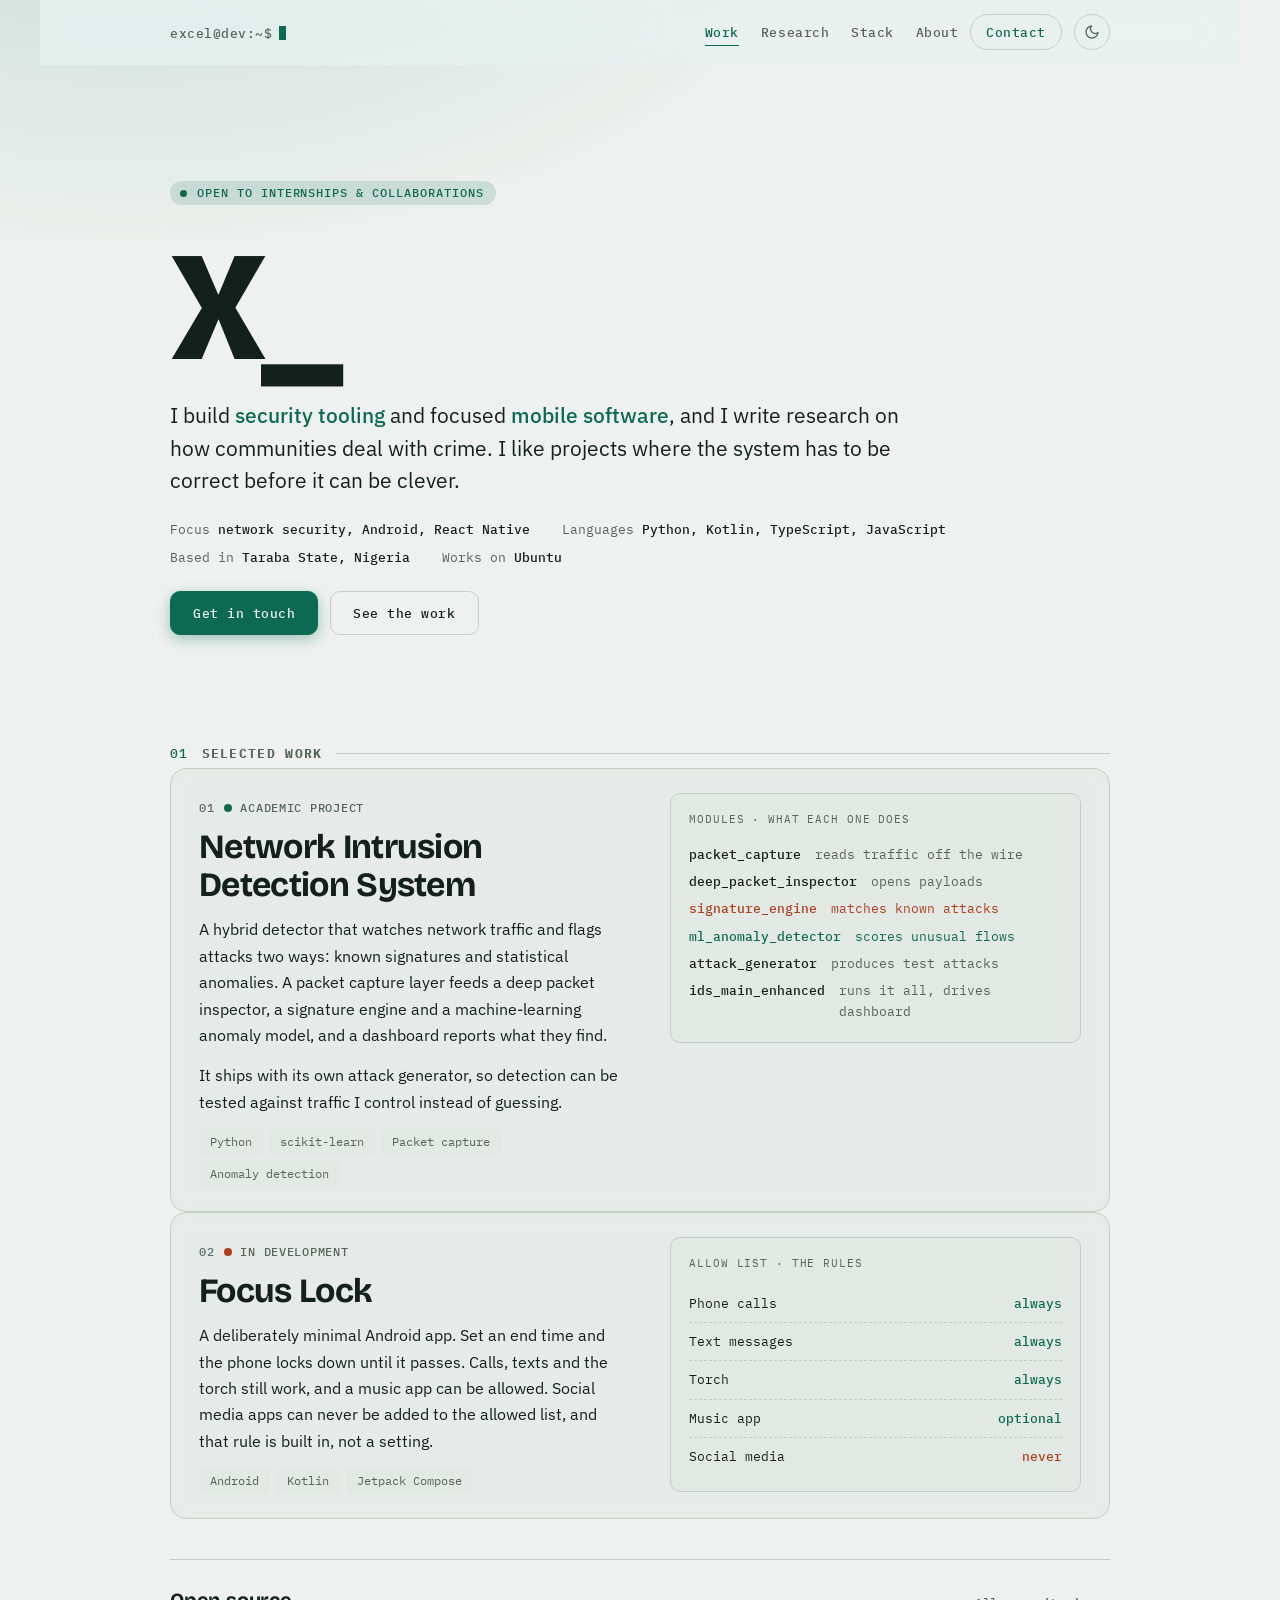
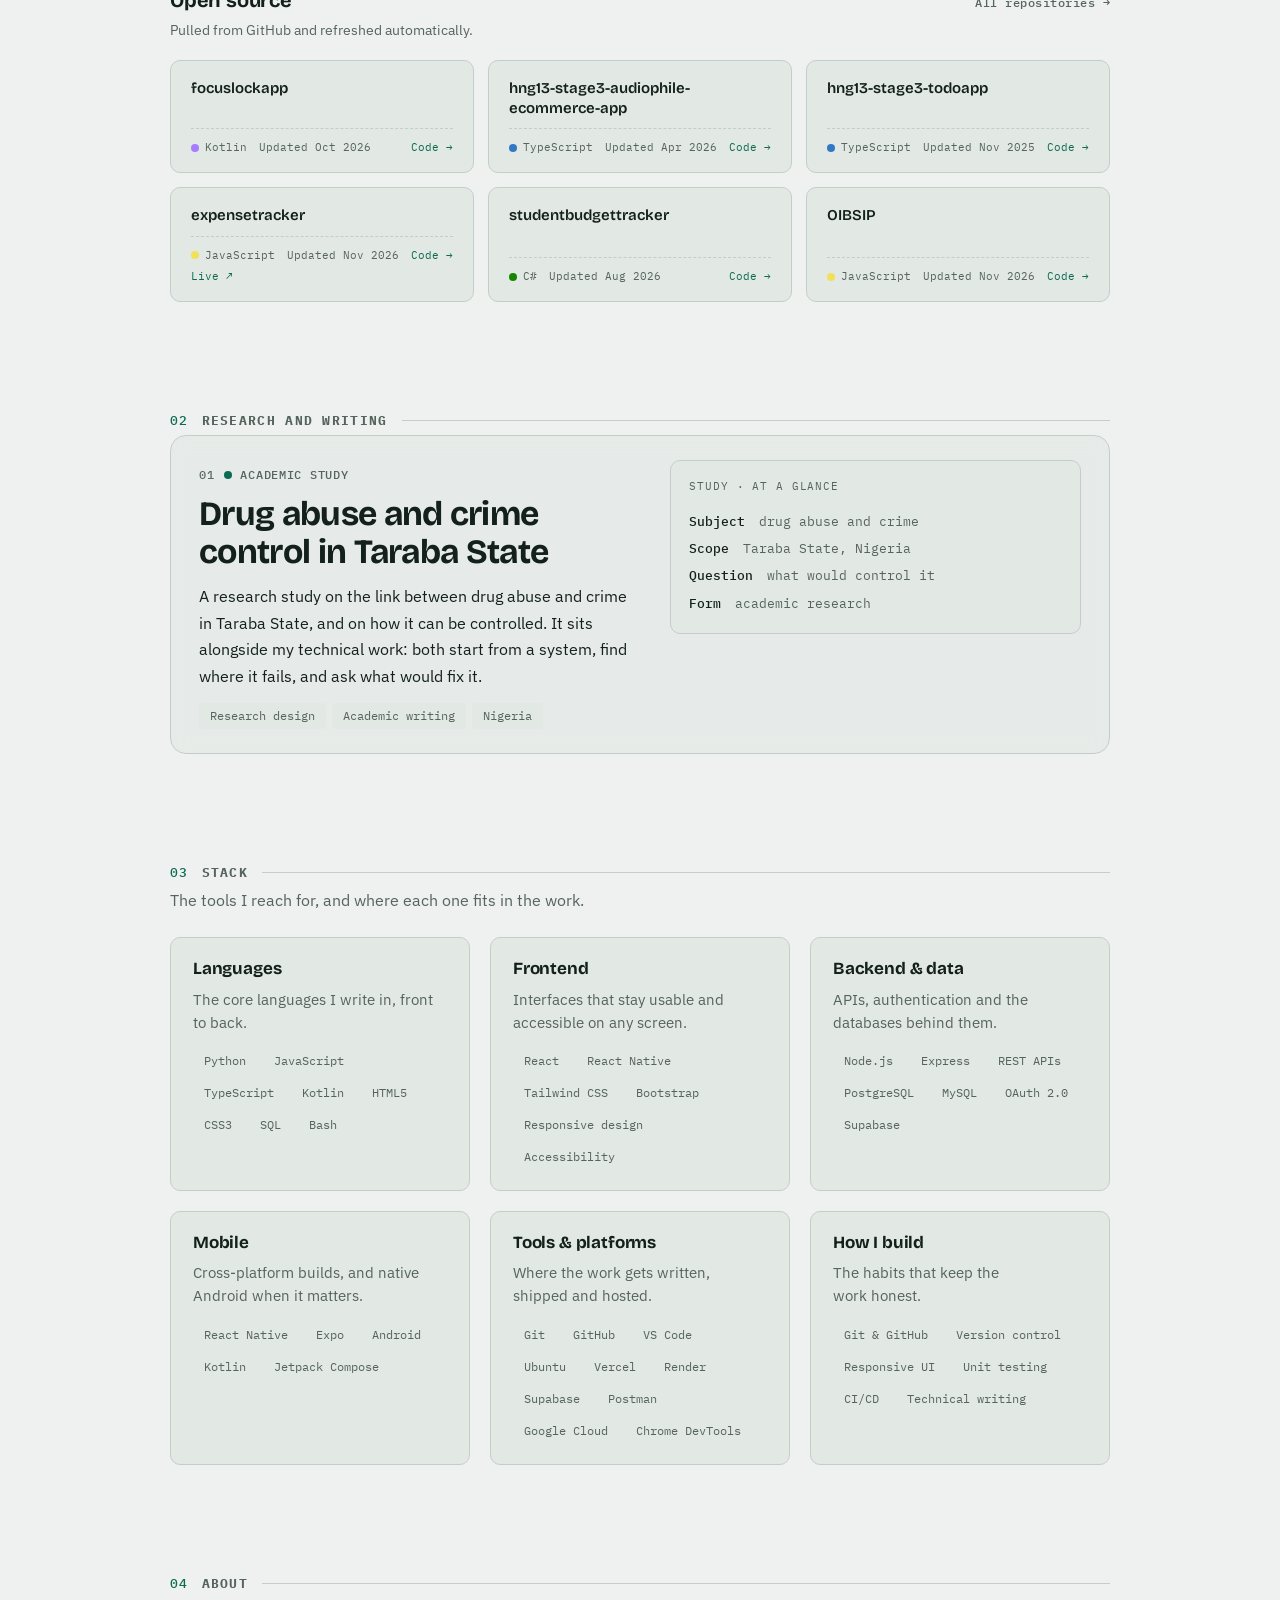
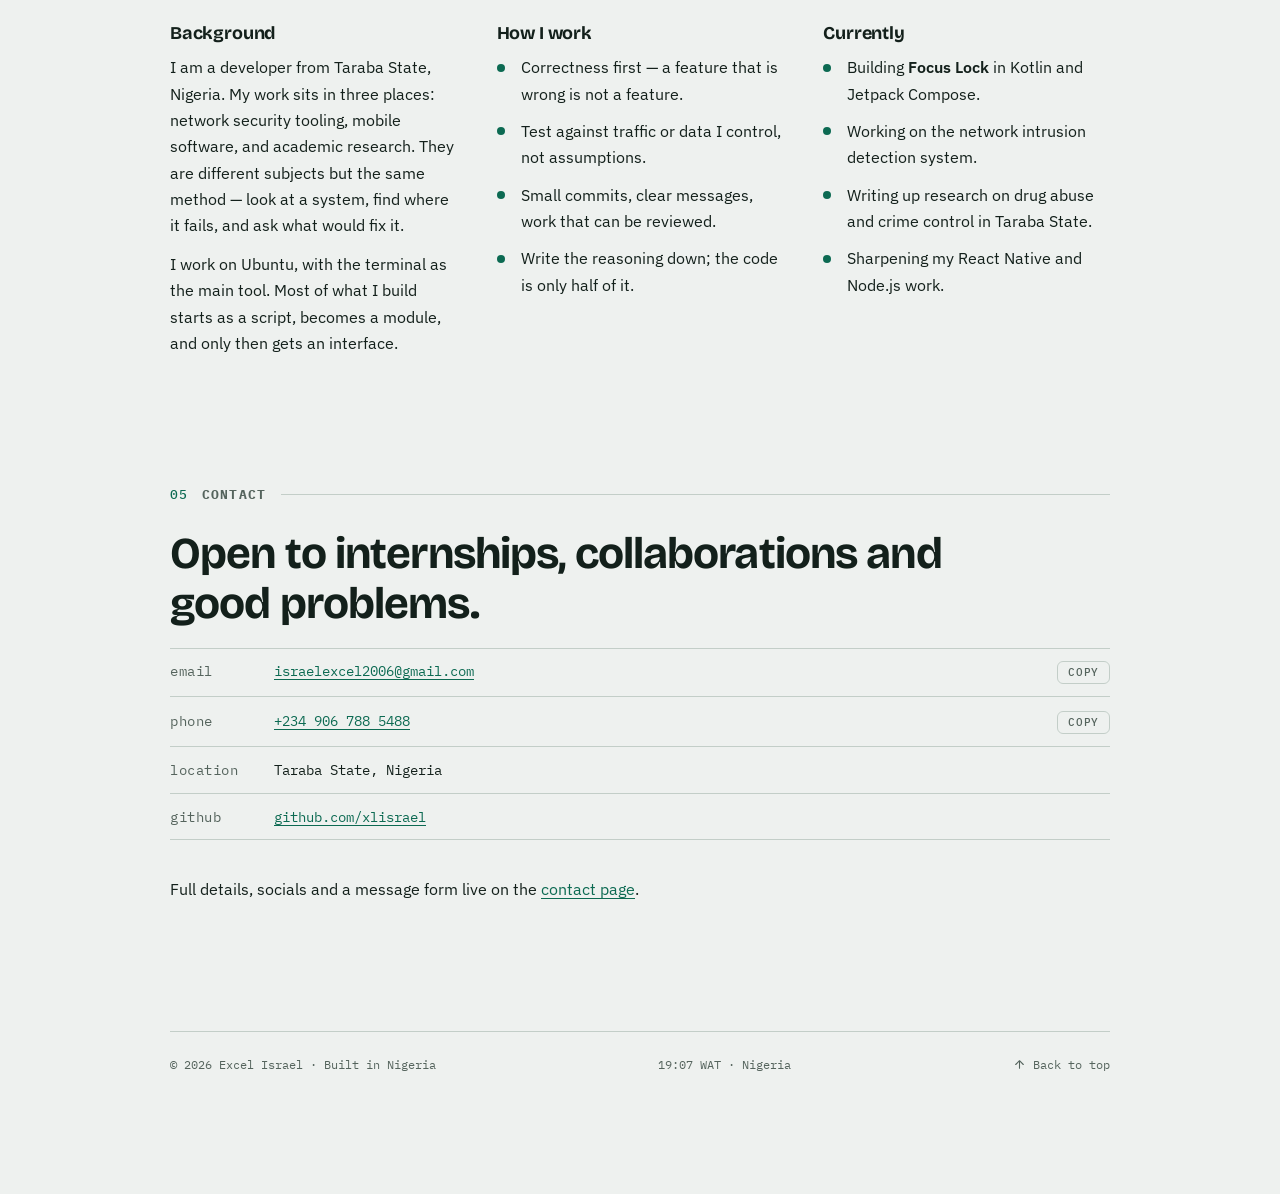
<file: index.html>
<!DOCTYPE html>
<html lang="en">
  <head>
    <meta charset="utf-8">
    <meta name="viewport" content="width=device-width, initial-scale=1, viewport-fit=cover">

    <title>Excel Israel — Security Tooling, Mobile Apps &amp; Research</title>
    <meta
      name="description"
      content="Excel Israel is a developer from Taraba State, Nigeria. I build network intrusion detection tooling in Python, focused Android apps in Kotlin, and cross-platform apps with React Native and Node.js.">
    <meta name="author" content="Excel Israel">
    <meta name="color-scheme" content="light dark">
    <meta name="theme-color" content="#eef1ef" media="(prefers-color-scheme: light)">
    <meta name="theme-color" content="#0f1613" media="(prefers-color-scheme: dark)">

    <!-- TODO: replace https://example.com with your real domain before deploying. -->
    <link rel="canonical" href="https://example.com/">

    <!-- Open Graph -->
    <meta property="og:type" content="website">
    <meta property="og:site_name" content="Excel Israel">
    <meta property="og:title" content="Excel Israel — Security Tooling, Mobile Apps &amp; Research">
    <meta
      property="og:description"
      content="Developer from Taraba State, Nigeria. Intrusion detection tooling in Python, Android and React Native apps, Node.js and PostgreSQL backends, and research on crime control in Taraba State.">
    <meta property="og:url" content="https://example.com/">
    <meta property="og:image" content="https://example.com/assets/og.png">
    <meta property="og:image:width" content="1200">
    <meta property="og:image:height" content="630">
    <meta property="og:image:alt" content="Excel Israel — security tooling, mobile apps and research.">
    <meta property="og:locale" content="en_NG">

    <!-- Twitter / X -->
    <meta name="twitter:card" content="summary_large_image">
    <meta name="twitter:title" content="Excel Israel — Security Tooling, Mobile Apps &amp; Research">
    <meta
      name="twitter:description"
      content="Developer from Taraba State, Nigeria. Intrusion detection tooling in Python, Android and React Native apps, Node.js and PostgreSQL backends, and research on crime control in Taraba State.">
    <meta name="twitter:image" content="https://example.com/assets/og.png">

    <!-- Icons -->
    <link rel="icon" href="assets/favicon.svg" type="image/svg+xml">
    <link rel="apple-touch-icon" href="assets/apple-touch-icon.png">
    <link rel="manifest" href="assets/site.webmanifest">
    <meta name="apple-mobile-web-app-title" content="Excel">

    <!-- Fonts: preloaded, then applied without blocking the first paint -->
    <link rel="preconnect" href="https://fonts.googleapis.com">
    <link rel="preconnect" href="https://fonts.gstatic.com" crossorigin>
    <link
      rel="preload"
      as="style"
      href="https://fonts.googleapis.com/css2?family=Bricolage+Grotesque:opsz,wght@12..96,500;12..96,700;12..96,800&family=IBM+Plex+Mono:wght@400;500&family=IBM+Plex+Sans:wght@400;500&display=swap"
      id="font-css"
    >
    <link
      rel="stylesheet"
      href="https://fonts.googleapis.com/css2?family=Bricolage+Grotesque:opsz,wght@12..96,500;12..96,700;12..96,800&family=IBM+Plex+Mono:wght@400;500&family=IBM+Plex+Sans:wght@400;500&display=swap"
      media="print"
      onload="this.media='all'; this.onload=null"
    >
    <noscript>
      <link
        rel="stylesheet"
        href="https://fonts.googleapis.com/css2?family=Bricolage+Grotesque:opsz,wght@12..96,500;12..96,700;12..96,800&family=IBM+Plex+Mono:wght@400;500&family=IBM+Plex+Sans:wght@400;500&display=swap"
      >
    </noscript>

    <link rel="stylesheet" href="css/styles.css">

    <!-- Set the saved theme before first paint so there is no flash of the wrong theme. -->
    <script>
      (function () {
        try {
          var saved = localStorage.getItem("theme");
          if (saved === "light" || saved === "dark") {
            document.documentElement.setAttribute("data-theme", saved);
          }
        } catch (e) {
          /* localStorage unavailable (private mode) — fall back to system theme */
        }
      })();
    </script>

    <script type="application/ld+json">
      {
        "@context": "https://schema.org",
        "@type": "Person",
        "name": "Excel Israel",
        "alternateName": "Excel",
        "url": "https://example.com/",
        "email": "mailto:israelexcel2006@gmail.com",
        "telephone": "+2349067885488",
        "jobTitle": "Security and Mobile Developer",
        "description": "Developer from Taraba State, Nigeria, working on network security tooling, mobile applications and academic research.",
        "address": {
          "@type": "PostalAddress",
          "addressLocality": "Taraba State",
          "addressCountry": "NG"
        },
        "knowsAbout": [
          "Network security",
          "Intrusion detection",
          "Machine learning",
          "Android",
          "Kotlin",
          "React",
          "React Native",
          "JavaScript",
          "TypeScript",
          "Node.js",
          "PostgreSQL",
          "Python"
        ],
        "sameAs": [
          "https://github.com/xlisrael",
          "https://www.linkedin.com/in/excel-israel-00a9542b8"
        ]
      }
    </script>
  </head>

  <body>
    <span id="top" aria-hidden="true"></span>
    <a class="skip-link" href="#main">Skip to content</a>

    <header class="topbar">
      <div class="topbar-inner">
        <span class="prompt" aria-hidden="true">excel@dev:~$</span>

        <div class="links">
          <nav aria-label="Sections">
            <a href="index.html#work" data-section="work">Work</a>
            <a href="index.html#research" data-section="research">Research</a>
            <a href="index.html#stack" data-section="stack">Stack</a>
            <a href="index.html#about" data-section="about">About</a>
            <a class="nav-cta" href="contact.html" data-section="contact">Contact</a>
          </nav>

          <button
            class="icon-btn"
            id="theme-toggle"
            type="button"
            aria-label="Switch to dark theme"
            title="Toggle colour theme"
          >
            <svg
              class="icon-moon"
              viewBox="0 0 24 24"
              fill="none"
              stroke="currentColor"
              stroke-width="2"
              stroke-linecap="round"
              stroke-linejoin="round"
              aria-hidden="true"
              focusable="false"
            >
              <path d="M21 12.79A9 9 0 1 1 11.21 3 7 7 0 0 0 21 12.79z" />
            </svg>
            <svg
              class="icon-sun"
              viewBox="0 0 24 24"
              fill="none"
              stroke="currentColor"
              stroke-width="2"
              stroke-linecap="round"
              stroke-linejoin="round"
              aria-hidden="true"
              focusable="false"
            >
              <circle cx="12" cy="12" r="4" />
              <path d="M12 2v2M12 20v2M4.93 4.93l1.41 1.41M17.66 17.66l1.41 1.41M2 12h2M20 12h2M4.93 19.07l1.41-1.41M17.66 6.34l1.41-1.41" />
            </svg>
          </button>
        </div>
      </div>
    </header>

    <div class="wrap">
      <main id="main">
        <div class="hero">
          <p class="kicker"><span class="pulse" aria-hidden="true"></span>Open to internships &amp; collaborations</p>

          <h1 id="typewriter">Excel</h1>

          <p class="lede">
            I build <strong>security tooling</strong> and focused <strong>mobile software</strong>, and I write
            research on how communities deal with crime. I like projects where the system has to be correct
            before it can be clever.
          </p>

          <dl class="meta">
            <div><dt>Focus</dt><dd>network security, Android, React Native</dd></div>
            <div><dt>Languages</dt><dd>Python, Kotlin, TypeScript, JavaScript</dd></div>
            <div><dt>Based in</dt><dd>Taraba State, Nigeria</dd></div>
            <div><dt>Works on</dt><dd>Ubuntu</dd></div>
          </dl>

          <div class="hero-actions">
            <a class="btn btn-primary" href="contact.html">Get in touch</a>
            <a class="btn" href="index.html#work">See the work</a>
          </div>
        </div>

        <section id="work" aria-labelledby="work-heading">
          <h2 id="work-heading"><span class="num">01</span>Selected work</h2>

          <article class="project">
            <div>
              <p class="status">
                <span class="idx">01</span>
                <span class="dot" aria-hidden="true"></span>
                Academic project
              </p>
              <h3>Network Intrusion Detection System</h3>
              <p>
                A hybrid detector that watches network traffic and flags attacks two ways: known signatures and
                statistical anomalies. A packet capture layer feeds a deep packet inspector, a signature engine and
                a machine-learning anomaly model, and a dashboard reports what they find.
              </p>
              <p>
                It ships with its own attack generator, so detection can be tested against traffic I control instead
                of guessing.
              </p>
              <ul class="tags">
                <li>Python</li>
                <li>scikit-learn</li>
                <li>Packet capture</li>
                <li>Anomaly detection</li>
              </ul>
            </div>

            <figure class="evidence">
              <figcaption class="cap">Modules · what each one does</figcaption>
              <div class="row"><span>packet_capture</span><span>reads traffic off the wire</span></div>
              <div class="row"><span>deep_packet_inspector</span><span>opens payloads</span></div>
              <div class="row"><span class="hit">signature_engine</span><span class="hit">matches known attacks</span></div>
              <div class="row"><span class="ok">ml_anomaly_detector</span><span class="ok">scores unusual flows</span></div>
              <div class="row"><span>attack_generator</span><span>produces test attacks</span></div>
              <div class="row"><span>ids_main_enhanced</span><span>runs it all, drives dashboard</span></div>
            </figure>
          </article>

          <article class="project">
            <div>
              <p class="status wip">
                <span class="idx">02</span>
                <span class="dot" aria-hidden="true"></span>
                In development
              </p>
              <h3>Focus Lock</h3>
              <p>
                A deliberately minimal Android app. Set an end time and the phone locks down until it passes. Calls,
                texts and the torch still work, and a music app can be allowed. Social media apps can never be added
                to the allowed list, and that rule is built in, not a setting.
              </p>
              <ul class="tags">
                <li>Android</li>
                <li>Kotlin</li>
                <li>Jetpack Compose</li>
              </ul>
            </div>

            <figure class="evidence">
              <figcaption class="cap">Allow list · the rules</figcaption>
              <dl class="rules">
                <div><dt>Phone calls</dt><dd class="yes">always</dd></div>
                <div><dt>Text messages</dt><dd class="yes">always</dd></div>
                <div><dt>Torch</dt><dd class="yes">always</dd></div>
                <div><dt>Music app</dt><dd class="yes">optional</dd></div>
                <div><dt>Social media</dt><dd class="no">never</dd></div>
              </dl>
            </figure>
          </article>

          <div class="repos-block" aria-labelledby="repos-heading">
            <div class="repos-head">
              <h3 id="repos-heading">Open source</h3>
              <a class="repos-all" href="https://github.com/xlisrael" rel="me noopener" target="_blank">
                All repositories <span aria-hidden="true">→</span>
              </a>
            </div>
            <p class="repos-note">Pulled from GitHub and refreshed automatically.</p>
            <div class="repos" id="repo-grid" data-repos>
              <p class="repos-status" data-repos-status>
                Browse the repositories on <a href="https://github.com/xlisrael">GitHub</a>.
              </p>
            </div>
          </div>
        </section>

        <section id="research" aria-labelledby="research-heading">
          <h2 id="research-heading"><span class="num">02</span>Research and writing</h2>

          <article class="project">
            <div>
              <p class="status">
                <span class="idx">01</span>
                <span class="dot" aria-hidden="true"></span>
                Academic study
              </p>
              <h3>Drug abuse and crime control in Taraba State</h3>
              <p>
                A research study on the link between drug abuse and crime in Taraba State, and on how it can be
                controlled. It sits alongside my technical work: both start from a system, find where it fails, and
                ask what would fix it.
              </p>
              <ul class="tags">
                <li>Research design</li>
                <li>Academic writing</li>
                <li>Nigeria</li>
              </ul>
            </div>

            <figure class="evidence">
              <figcaption class="cap">Study · at a glance</figcaption>
              <div class="row"><span>Subject</span><span>drug abuse and crime</span></div>
              <div class="row"><span>Scope</span><span>Taraba State, Nigeria</span></div>
              <div class="row"><span>Question</span><span>what would control it</span></div>
              <div class="row"><span>Form</span><span>academic research</span></div>
            </figure>
          </article>
        </section>

        <section id="stack" aria-labelledby="stack-heading">
          <h2 id="stack-heading"><span class="num">03</span>Stack</h2>

          <p class="section-intro">
            The tools I reach for, and where each one fits in the work.
          </p>

          <div class="stack">
            <div>
              <h3>Languages</h3>
              <p>The core languages I write in, front to back.</p>
              <ul class="tags">
                <li>Python</li>
                <li>JavaScript</li>
                <li>TypeScript</li>
                <li>Kotlin</li>
                <li>HTML5</li>
                <li>CSS3</li>
                <li>SQL</li>
                <li>Bash</li>
              </ul>
            </div>

            <div>
              <h3>Frontend</h3>
              <p>Interfaces that stay usable and accessible on any screen.</p>
              <ul class="tags">
                <li>React</li>
                <li>React Native</li>
                <li>Tailwind CSS</li>
                <li>Bootstrap</li>
                <li>Responsive design</li>
                <li>Accessibility</li>
              </ul>
            </div>

            <div>
              <h3>Backend &amp; data</h3>
              <p>APIs, authentication and the databases behind them.</p>
              <ul class="tags">
                <li>Node.js</li>
                <li>Express</li>
                <li>REST APIs</li>
                <li>PostgreSQL</li>
                <li>MySQL</li>
                <li>OAuth 2.0</li>
                <li>Supabase</li>
              </ul>
            </div>

            <div>
              <h3>Mobile</h3>
              <p>Cross-platform builds, and native Android when it matters.</p>
              <ul class="tags">
                <li>React Native</li>
                <li>Expo</li>
                <li>Android</li>
                <li>Kotlin</li>
                <li>Jetpack Compose</li>
              </ul>
            </div>

            <div>
              <h3>Tools &amp; platforms</h3>
              <p>Where the work gets written, shipped and hosted.</p>
              <ul class="tags">
                <li>Git</li>
                <li>GitHub</li>
                <li>VS Code</li>
                <li>Ubuntu</li>
                <li>Vercel</li>
                <li>Render</li>
                <li>Supabase</li>
                <li>Postman</li>
                <li>Google Cloud</li>
                <li>Chrome DevTools</li>
              </ul>
            </div>

            <div>
              <h3>How I build</h3>
              <p>The habits that keep the work honest.</p>
              <ul class="tags">
                <li>Git &amp; GitHub</li>
                <li>Version control</li>
                <li>Responsive UI</li>
                <li>Unit testing</li>
                <li>CI/CD</li>
                <li>Technical writing</li>
              </ul>
            </div>
          </div>
        </section>

        <section id="about" aria-labelledby="about-heading">
          <h2 id="about-heading"><span class="num">04</span>About</h2>

          <div class="about">
            <div>
              <h3>Background</h3>
              <p>
                I am a developer from Taraba State, Nigeria. My work sits in three places: network security tooling,
                mobile software, and academic research. They are different subjects but the same method — look at a
                system, find where it fails, and ask what would fix it.
              </p>
              <p>
                I work on Ubuntu, with the terminal as the main tool. Most of what I build starts as a script, becomes
                a module, and only then gets an interface.
              </p>
              <!-- TODO: add your institution and field of study here. -->
            </div>

            <div>
              <h3>How I work</h3>
              <ul class="ticks">
                <li>Correctness first — a feature that is wrong is not a feature.</li>
                <li>Test against traffic or data I control, not assumptions.</li>
                <li>Small commits, clear messages, work that can be reviewed.</li>
                <li>Write the reasoning down; the code is only half of it.</li>
              </ul>
            </div>

            <div>
              <h3>Currently</h3>
              <ul class="ticks">
                <li>Building <strong>Focus Lock</strong> in Kotlin and Jetpack Compose.</li>
                <li>Working on the network intrusion detection system.</li>
                <li>Writing up research on drug abuse and crime control in Taraba State.</li>
                <li>Sharpening my React Native and Node.js work.</li>
              </ul>
            </div>
          </div>
        </section>

        <section id="contact" class="contact" aria-labelledby="contact-heading">
          <h2 id="contact-heading"><span class="num">05</span>Contact</h2>

          <p class="big">Open to internships, collaborations and good problems.</p>

          <ul class="contact-list">
            <li>
              <span class="key">email</span>
              <span class="val"><a id="email-link" href="mailto:israelexcel2006@gmail.com">israelexcel2006@gmail.com</a></span>
              <button
                class="copy-btn"
                type="button"
                data-copy-from="#email-link"
                aria-label="Copy email address to clipboard"
                aria-live="polite"
              >
                Copy
              </button>
            </li>
            <li>
              <span class="key">phone</span>
              <span class="val"><a id="phone-link" href="tel:+2349067885488">+234&nbsp;906&nbsp;788&nbsp;5488</a></span>
              <button
                class="copy-btn"
                type="button"
                data-copy-from="#phone-link"
                aria-label="Copy phone number to clipboard"
                aria-live="polite"
              >
                Copy
              </button>
            </li>
            <li>
              <span class="key">location</span>
              <span class="val">Taraba State, Nigeria</span>
            </li>
            <li>
              <span class="key">github</span>
              <span class="val">
                <a href="https://github.com/xlisrael" rel="me noopener" target="_blank">github.com/xlisrael</a>
              </span>
            </li>
          </ul>

          <p class="contact-more">
            Full details, socials and a message form live on the
            <a href="contact.html">contact page</a>.
          </p>
        </section>
      </main>

      <footer>
        <span>© <span id="year">2026</span> Excel Israel · Built in Nigeria</span>
        <span class="clock"><span id="clock-time">--:--</span> WAT · Nigeria</span>
        <a class="to-top" href="#top">
          <svg viewBox="0 0 24 24" fill="none" stroke="currentColor" stroke-width="2" stroke-linecap="round" stroke-linejoin="round" aria-hidden="true" focusable="false">
            <path d="M12 19V5M5 12l7-7 7 7" />
          </svg>
          Back to top
        </a>
      </footer>
    </div>

    <script src="js/main.js" defer></script>
    <script src="data/repos.js" defer></script>
    <script src="js/repos.js" defer></script>
  </body>
</html>
</file>
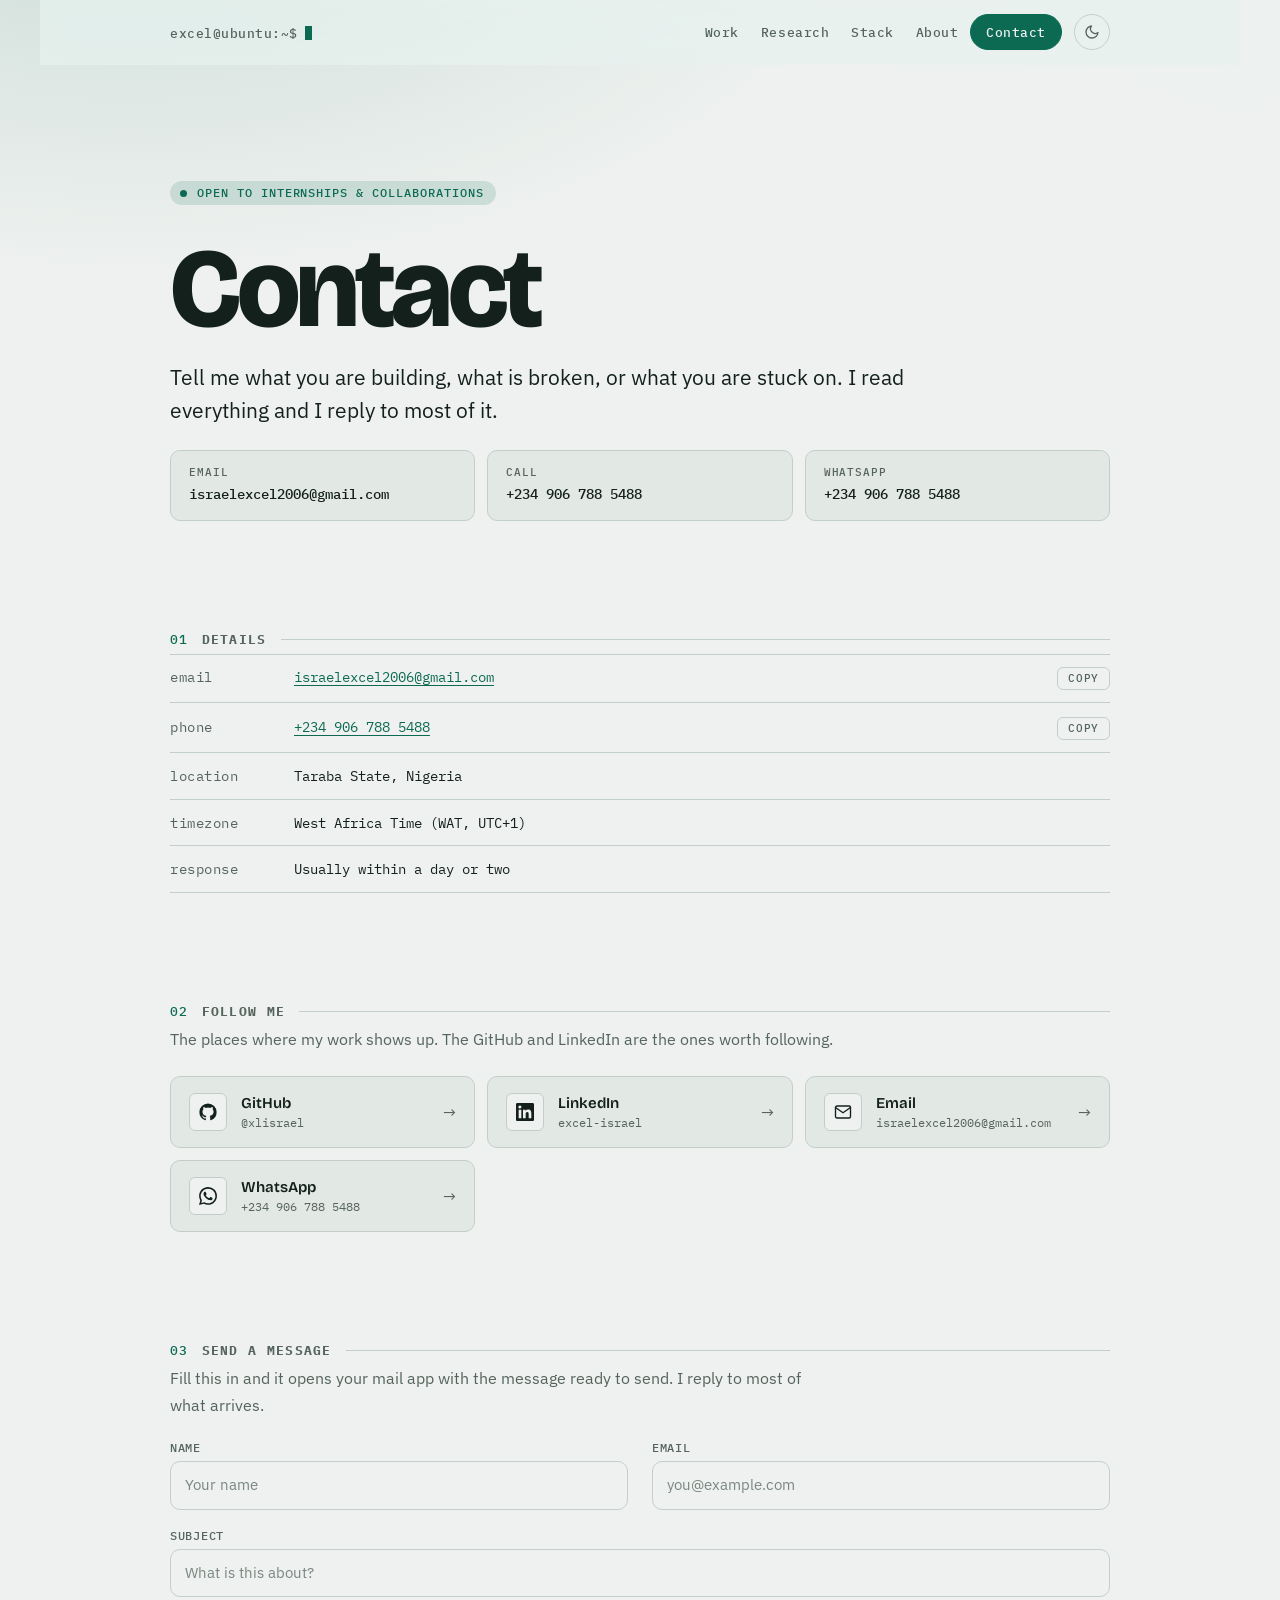
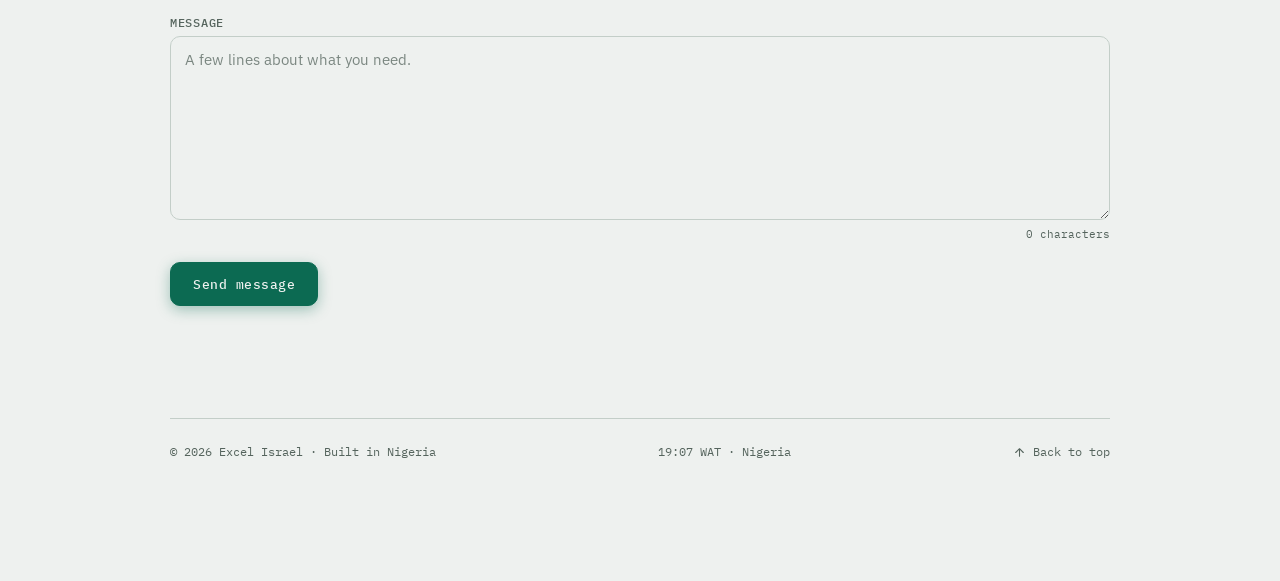
<file: contact.html>
<!DOCTYPE html>
<html lang="en">
  <head>
    <meta charset="utf-8">
    <meta name="viewport" content="width=device-width, initial-scale=1, viewport-fit=cover">

    <title>Contact — Excel Israel</title>
    <meta
      name="description"
      content="Get in touch with Excel Israel — a developer from Taraba State, Nigeria working on network security, mobile apps and research. Email, phone, socials and a message form.">
    <meta name="author" content="Excel Israel">
    <meta name="color-scheme" content="light dark">
    <meta name="theme-color" content="#eef1ef" media="(prefers-color-scheme: light)">
    <meta name="theme-color" content="#0f1613" media="(prefers-color-scheme: dark)">

    <!-- TODO: replace https://example.com with your real domain before deploying. -->
    <link rel="canonical" href="https://example.com/contact.html">

    <meta property="og:type" content="website">
    <meta property="og:site_name" content="Excel Israel">
    <meta property="og:title" content="Contact — Excel Israel">
    <meta
      property="og:description"
      content="Email, phone, socials and a message form. Based in Taraba State, Nigeria, open to internships and collaborations.">
    <meta property="og:url" content="https://example.com/contact.html">
    <meta property="og:image" content="https://example.com/assets/og.png">
    <meta property="og:image:width" content="1200">
    <meta property="og:image:height" content="630">
    <meta property="og:image:alt" content="Excel Israel — contact details and message form.">
    <meta property="og:locale" content="en_NG">

    <meta name="twitter:card" content="summary_large_image">
    <meta name="twitter:title" content="Contact — Excel Israel">
    <meta
      name="twitter:description"
      content="Email, phone, socials and a message form. Based in Taraba State, Nigeria, open to internships and collaborations.">
    <meta name="twitter:image" content="https://example.com/assets/og.png">

    <link rel="icon" href="assets/favicon.svg" type="image/svg+xml">
    <link rel="apple-touch-icon" href="assets/apple-touch-icon.png">
    <link rel="manifest" href="assets/site.webmanifest">
    <meta name="apple-mobile-web-app-title" content="Excel">

    <link rel="preconnect" href="https://fonts.googleapis.com">
    <link rel="preconnect" href="https://fonts.gstatic.com" crossorigin>
    <link
      rel="preload"
      as="style"
      href="https://fonts.googleapis.com/css2?family=Bricolage+Grotesque:opsz,wght@12..96,500;12..96,700;12..96,800&family=IBM+Plex+Mono:wght@400;500&family=IBM+Plex+Sans:wght@400;500&display=swap"
      id="font-css"
    >
    <link
      rel="stylesheet"
      href="https://fonts.googleapis.com/css2?family=Bricolage+Grotesque:opsz,wght@12..96,500;12..96,700;12..96,800&family=IBM+Plex+Mono:wght@400;500&family=IBM+Plex+Sans:wght@400;500&display=swap"
      media="print"
      onload="this.media='all'; this.onload=null"
    >
    <noscript>
      <link
        rel="stylesheet"
        href="https://fonts.googleapis.com/css2?family=Bricolage+Grotesque:opsz,wght@12..96,500;12..96,700;12..96,800&family=IBM+Plex+Mono:wght@400;500&family=IBM+Plex+Sans:wght@400;500&display=swap"
      >
    </noscript>

    <link rel="stylesheet" href="css/styles.css">

    <script>
      (function () {
        try {
          var saved = localStorage.getItem("theme");
          if (saved === "light" || saved === "dark") {
            document.documentElement.setAttribute("data-theme", saved);
          }
        } catch (e) {
          /* localStorage unavailable (private mode) — fall back to system theme */
        }
      })();
    </script>

    <script type="application/ld+json">
      {
        "@context": "https://schema.org",
        "@type": "ContactPage",
        "name": "Contact — Excel Israel",
        "url": "https://example.com/contact.html",
        "mainEntity": {
          "@type": "Person",
          "name": "Excel Israel",
          "email": "mailto:israelexcel2006@gmail.com",
          "telephone": "+2349067885488",
          "address": {
            "@type": "PostalAddress",
            "addressLocality": "Taraba State",
            "addressCountry": "NG"
          },
          "sameAs": [
            "https://github.com/xlisrael",
            "https://www.linkedin.com/in/excel-israel-00a9542b8"
          ]
        }
      }
    </script>
  </head>

  <body>
    <span id="top" aria-hidden="true"></span>
    <a class="skip-link" href="#main">Skip to content</a>

    <header class="topbar">
      <div class="topbar-inner">
        <span class="prompt" aria-hidden="true">excel@ubuntu:~$</span>

        <div class="links">
          <nav aria-label="Sections">
            <a href="index.html#work" data-section="work">Work</a>
            <a href="index.html#research" data-section="research">Research</a>
            <a href="index.html#stack" data-section="stack">Stack</a>
            <a href="index.html#about" data-section="about">About</a>
            <a class="nav-cta" href="contact.html" data-section="contact" aria-current="page">Contact</a>
          </nav>

          <button
            class="icon-btn"
            id="theme-toggle"
            type="button"
            aria-label="Switch to dark theme"
            title="Toggle colour theme"
          >
            <svg
              class="icon-moon"
              viewBox="0 0 24 24"
              fill="none"
              stroke="currentColor"
              stroke-width="2"
              stroke-linecap="round"
              stroke-linejoin="round"
              aria-hidden="true"
              focusable="false"
            >
              <path d="M21 12.79A9 9 0 1 1 11.21 3 7 7 0 0 0 21 12.79z" />
            </svg>
            <svg
              class="icon-sun"
              viewBox="0 0 24 24"
              fill="none"
              stroke="currentColor"
              stroke-width="2"
              stroke-linecap="round"
              stroke-linejoin="round"
              aria-hidden="true"
              focusable="false"
            >
              <circle cx="12" cy="12" r="4" />
              <path d="M12 2v2M12 20v2M4.93 4.93l1.41 1.41M17.66 17.66l1.41 1.41M2 12h2M20 12h2M4.93 19.07l1.41-1.41M17.66 6.34l1.41-1.41" />
            </svg>
          </button>
        </div>
      </div>
    </header>

    <div class="wrap">
      <main id="main">
        <div class="hero">
          <p class="kicker"><span class="pulse" aria-hidden="true"></span>Open to internships &amp; collaborations</p>

          <h1 class="page-title">Contact</h1>

          <p class="lede">
            Tell me what you are building, what is broken, or what you are stuck on. I read everything and I reply to
            most of it.
          </p>

          <ul class="quick-actions">
            <li>
              <a class="quick" href="mailto:israelexcel2006@gmail.com">
                <span class="quick-label">Email</span>
                <span class="quick-value">israelexcel2006@gmail.com</span>
              </a>
            </li>
            <li>
              <a class="quick" href="tel:+2349067885488">
                <span class="quick-label">Call</span>
                <span class="quick-value">+234&nbsp;906&nbsp;788&nbsp;5488</span>
              </a>
            </li>
            <li>
              <a class="quick" href="https://wa.me/2349067885488" rel="noopener" target="_blank">
                <span class="quick-label">WhatsApp</span>
                <span class="quick-value">+234&nbsp;906&nbsp;788&nbsp;5488</span>
              </a>
            </li>
          </ul>
        </div>

        <section id="details" aria-labelledby="details-heading">
          <h2 id="details-heading"><span class="num">01</span>Details</h2>

          <ul class="contact-list wide">
            <li>
              <span class="key">email</span>
              <span class="val"><a id="email-link" href="mailto:israelexcel2006@gmail.com">israelexcel2006@gmail.com</a></span>
              <button
                class="copy-btn"
                type="button"
                data-copy-from="#email-link"
                aria-label="Copy email address to clipboard"
                aria-live="polite"
              >
                Copy
              </button>
            </li>
            <li>
              <span class="key">phone</span>
              <span class="val"><a id="phone-link" href="tel:+2349067885488">+234&nbsp;906&nbsp;788&nbsp;5488</a></span>
              <button
                class="copy-btn"
                type="button"
                data-copy-from="#phone-link"
                aria-label="Copy phone number to clipboard"
                aria-live="polite"
              >
                Copy
              </button>
            </li>
            <li>
              <span class="key">location</span>
              <span class="val">Taraba State, Nigeria</span>
            </li>
            <li>
              <span class="key">timezone</span>
              <span class="val">West Africa Time (WAT, UTC+1)</span>
            </li>
            <li>
              <span class="key">response</span>
              <span class="val">Usually within a day or two</span>
            </li>
          </ul>
        </section>

        <section id="follow" aria-labelledby="follow-heading">
          <h2 id="follow-heading"><span class="num">02</span>Follow me</h2>

          <p class="section-intro">
            The places where my work shows up. The GitHub and LinkedIn are the ones worth following.
          </p>

          <ul class="socials">
            <li>
              <a class="social" href="https://github.com/xlisrael" rel="me noopener" target="_blank">
                <span class="social-icon" aria-hidden="true">
                  <svg viewBox="0 0 24 24" fill="currentColor" focusable="false">
                    <path d="M12 .5A11.5 11.5 0 0 0 .5 12a11.5 11.5 0 0 0 7.86 10.92c.58.1.79-.25.79-.56v-2c-3.2.7-3.88-1.37-3.88-1.37-.53-1.34-1.29-1.7-1.29-1.7-1.05-.72.08-.7.08-.7 1.16.08 1.77 1.19 1.77 1.19 1.03 1.77 2.7 1.26 3.36.96.1-.75.4-1.26.73-1.55-2.56-.29-5.25-1.28-5.25-5.7 0-1.26.45-2.29 1.19-3.1-.12-.29-.52-1.46.11-3.05 0 0 .97-.31 3.18 1.18a11 11 0 0 1 5.79 0c2.2-1.49 3.17-1.18 3.17-1.18.63 1.59.23 2.76.12 3.05.74.81 1.18 1.84 1.18 3.1 0 4.43-2.69 5.4-5.26 5.69.41.36.78 1.06.78 2.14v3.17c0 .31.21.67.8.56A11.5 11.5 0 0 0 23.5 12 11.5 11.5 0 0 0 12 .5z" />
                  </svg>
                </span>
                <span class="social-text">
                  <span class="social-name">GitHub</span>
                  <span class="social-handle">@xlisrael</span>
                </span>
                <span class="social-go" aria-hidden="true">→</span>
              </a>
            </li>

            <li>
              <a class="social" href="https://www.linkedin.com/in/excel-israel-00a9542b8" rel="me noopener" target="_blank">
                <span class="social-icon" aria-hidden="true">
                  <svg viewBox="0 0 24 24" fill="currentColor" focusable="false">
                    <path d="M20.45 20.45h-3.56v-5.57c0-1.33-.02-3.04-1.85-3.04-1.85 0-2.13 1.45-2.13 2.94v5.67H9.35V9h3.42v1.56h.05a3.75 3.75 0 0 1 3.37-1.85c3.6 0 4.27 2.37 4.27 5.46zM5.34 7.43a2.07 2.07 0 1 1 0-4.13 2.07 2.07 0 0 1 0 4.13M7.12 20.45H3.55V9h3.57zM22.22 0H1.77C.79 0 0 .77 0 1.73v20.54C0 23.22.79 24 1.77 24h20.45c.98 0 1.78-.78 1.78-1.73V1.73C24 .77 23.2 0 22.22 0" />
                  </svg>
                </span>
                <span class="social-text">
                  <span class="social-name">LinkedIn</span>
                  <span class="social-handle">excel-israel</span>
                </span>
                <span class="social-go" aria-hidden="true">→</span>
              </a>
            </li>

            <li>
              <a class="social" href="mailto:israelexcel2006@gmail.com">
                <span class="social-icon" aria-hidden="true">
                  <svg viewBox="0 0 24 24" fill="none" stroke="currentColor" stroke-width="1.8" stroke-linecap="round" stroke-linejoin="round" focusable="false">
                    <rect x="2" y="4" width="20" height="16" rx="2" />
                    <path d="m2 6 10 7 10-7" />
                  </svg>
                </span>
                <span class="social-text">
                  <span class="social-name">Email</span>
                  <span class="social-handle">israelexcel2006@gmail.com</span>
                </span>
                <span class="social-go" aria-hidden="true">→</span>
              </a>
            </li>

            <li>
              <a class="social" href="https://wa.me/2349067885488" rel="noopener" target="_blank">
                <span class="social-icon" aria-hidden="true">
                  <svg viewBox="0 0 24 24" fill="currentColor" focusable="false">
                    <path d="M17.47 14.38c-.3-.15-1.75-.86-2.02-.96-.27-.1-.47-.15-.67.15s-.77.96-.94 1.16c-.17.2-.35.22-.64.07-.3-.15-1.25-.46-2.38-1.47-.88-.78-1.47-1.75-1.65-2.05-.17-.3-.02-.46.13-.6.13-.13.3-.35.45-.52.15-.17.2-.3.3-.5.1-.2.05-.37-.02-.52-.08-.15-.67-1.6-.92-2.2-.24-.58-.49-.5-.67-.51h-.57c-.2 0-.52.07-.79.37s-1.04 1.02-1.04 2.48 1.07 2.88 1.22 3.08c.15.2 2.1 3.2 5.08 4.49.71.3 1.26.49 1.7.63.71.22 1.36.19 1.87.12.57-.09 1.75-.72 2-1.41.25-.7.25-1.29.17-1.41-.07-.13-.27-.2-.57-.35M12.04 21.8h-.01a9.8 9.8 0 0 1-4.98-1.36l-.36-.21-3.7.97.98-3.61-.23-.37a9.76 9.76 0 0 1-1.5-5.21c0-5.4 4.4-9.8 9.82-9.8a9.75 9.75 0 0 1 6.94 2.88 9.72 9.72 0 0 1 2.87 6.92c0 5.4-4.4 9.79-9.8 9.79M20.52 3.45A11.75 11.75 0 0 0 12.04 0C5.46 0 .13 5.33.13 11.91c0 2.1.55 4.15 1.6 5.96L.03 24l6.28-1.65a11.87 11.87 0 0 0 5.73 1.46h.01c6.58 0 11.91-5.33 11.91-11.91 0-3.18-1.24-6.17-3.48-8.42" />
                  </svg>
                </span>
                <span class="social-text">
                  <span class="social-name">WhatsApp</span>
                  <span class="social-handle">+234&nbsp;906&nbsp;788&nbsp;5488</span>
                </span>
                <span class="social-go" aria-hidden="true">→</span>
              </a>
            </li>

            <!--
              To add another account, copy one of the <li> blocks above and
              change the href, the icon and the two labels.
            -->
          </ul>
        </section>

        <section id="message" aria-labelledby="message-heading">
          <h2 id="message-heading"><span class="num">03</span>Send a message</h2>

          <p class="section-intro">
            Fill this in and it opens your mail app with the message ready to send. I reply to most of what arrives.
          </p>

          <form
            class="msg-form"
            id="contact-form"
            action="mailto:israelexcel2006@gmail.com"
            method="post"
            enctype="text/plain"
            novalidate
          >
            <div class="field">
              <label for="cf-name">Name</label>
              <input
                id="cf-name"
                name="name"
                type="text"
                autocomplete="name"
                placeholder="Your name"
                required
                aria-describedby="cf-name-err">
              <p class="err" id="cf-name-err" data-err-for="cf-name"></p>
            </div>

            <div class="field">
              <label for="cf-email">Email</label>
              <input
                id="cf-email"
                name="email"
                type="email"
                autocomplete="email"
                inputmode="email"
                placeholder="you@example.com"
                required
                aria-describedby="cf-email-err">
              <p class="err" id="cf-email-err" data-err-for="cf-email"></p>
            </div>

            <div class="field field-full">
              <label for="cf-subject">Subject</label>
              <input
                id="cf-subject"
                name="subject"
                type="text"
                placeholder="What is this about?"
                required
                aria-describedby="cf-subject-err">
              <p class="err" id="cf-subject-err" data-err-for="cf-subject"></p>
            </div>

            <div class="field field-full">
              <label for="cf-message">Message</label>
              <textarea
                id="cf-message"
                name="message"
                rows="7"
                placeholder="A few lines about what you need."
                required
                aria-describedby="cf-message-err cf-count"
              ></textarea>
              <p class="err" id="cf-message-err" data-err-for="cf-message"></p>
              <p class="count" id="cf-count">0 characters</p>
            </div>

            <!-- Spam trap: hidden from people, tempting to bots. -->
            <div class="hp" aria-hidden="true">
              <label for="cf-company">Company</label>
              <input id="cf-company" name="company" type="text" tabindex="-1" autocomplete="off">
            </div>

            <div class="form-actions">
              <button class="btn btn-primary" type="submit" id="cf-send">
                <span class="btn-label">Send message</span>
                <span class="btn-spinner" aria-hidden="true"></span>
              </button>
              <p class="form-status" id="cf-status" role="status" aria-live="polite"></p>
            </div>
          </form>
        </section>
      </main>

      <footer>
        <span>© <span id="year">2026</span> Excel Israel · Built in Nigeria</span>
        <span class="clock"><span id="clock-time">--:--</span> WAT · Nigeria</span>
        <a class="to-top" href="#top">
          <svg viewBox="0 0 24 24" fill="none" stroke="currentColor" stroke-width="2" stroke-linecap="round" stroke-linejoin="round" aria-hidden="true" focusable="false">
            <path d="M12 19V5M5 12l7-7 7 7" />
          </svg>
          Back to top
        </a>
      </footer>
    </div>

    <script src="js/main.js" defer></script>
    <script src="js/contact.js" defer></script>
  </body>
</html>
</file>
<file: css/styles.css>
/* ==========================================================================
   Excel — Portfolio stylesheet
   1.  Design tokens
   2.  Reset & base
   3.  Layout primitives
   4.  Components
   5.  Sections
   6.  Motion
   7.  Responsive
   8.  Print
   ========================================================================== */

/* --------------------------------------------------------------------------
   1. Design tokens
   -------------------------------------------------------------------------- */

:root {
  color-scheme: light;

  /* Colour — light */
  --bg: #eef1ef;
  --surface: #e2e8e4;
  --fg: #13201b;
  --muted: #55645d;
  --muted-dim: #5d6c64;
  --line: #c3cec8;
  --accent: #0c6a52;
  --alert: #b03d1c;

  /* Colour — derived */
  --bg-blur: 232 241 239;
  --accent-soft: color-mix(in srgb, var(--accent) 14%, transparent);
  --alert-soft: color-mix(in srgb, var(--alert) 14%, transparent);
  --shadow-sm: 0 1px 2px rgb(19 32 27 / 0.06), 0 2px 8px rgb(19 32 27 / 0.04);
  --shadow-md: 0 4px 12px rgb(19 32 27 / 0.08), 0 12px 32px rgb(19 32 27 / 0.06);
  --shadow-lg: 0 12px 40px rgb(19 32 27 / 0.12), 0 24px 64px rgb(19 32 27 / 0.08);

  /* Radii */
  --radius-xs: 4px;
  --radius-sm: 6px;
  --radius: 10px;
  --radius-lg: 16px;
  --radius-pill: 999px;

  /* Surfaces */
  --surface-glass: rgb(226 232 228 / 0.72);
  --glow: radial-gradient(60% 50% at 10% 0%, var(--accent-soft), transparent 70%);

  /* Type */
  --font-display: "Bricolage Grotesque", "Helvetica Neue", Arial, sans-serif;
  --font-body: "IBM Plex Sans", system-ui, -apple-system, "Segoe UI", sans-serif;
  --font-mono: "IBM Plex Mono", ui-monospace, SFMono-Regular, Menlo, Consolas, monospace;

  /* Space */
  --gutter: clamp(16px, 4vw, 40px);
  --section-gap: clamp(64px, 10vw, 112px);
  --measure: 68ch;

  /* Distance an anchored heading ends up below the top of the viewport.
     Kept in sync with the scroll spy in js/main.js, which reads this. */
  --scroll-offset: 80px;

  /* Motion */
  --ease: cubic-bezier(0.2, 0.8, 0.2, 1);
  --ease-out: cubic-bezier(0.16, 1, 0.3, 1);
  --dur-fast: 140ms;
  --dur: 240ms;
  --dur-slow: 420ms;
}

@media (prefers-color-scheme: dark) {
  :root:not([data-theme="light"]) {
    color-scheme: dark;
    --bg: #0f1613;
    --surface: #17211c;
    --fg: #e3ebe6;
    --muted: #92a39a;
    --muted-dim: #7f9087;
    --line: #2a3832;
    --accent: #5ccfa3;
    --alert: #f08a62;
    --bg-blur: 15 22 19;
    --shadow-sm: 0 1px 2px rgb(0 0 0 / 0.4), 0 2px 8px rgb(0 0 0 / 0.3);
    --shadow-md: 0 4px 12px rgb(0 0 0 / 0.45), 0 12px 32px rgb(0 0 0 / 0.35);
    --shadow-lg: 0 12px 40px rgb(0 0 0 / 0.5), 0 24px 64px rgb(0 0 0 / 0.4);
    --surface-glass: rgb(23 33 28 / 0.72);
  }
}

:root[data-theme="dark"] {
  color-scheme: dark;
  --bg: #0f1613;
  --surface: #17211c;
  --fg: #e3ebe6;
  --muted: #92a39a;
  --muted-dim: #7f9087;
  --line: #2a3832;
  --accent: #5ccfa3;
  --alert: #f08a62;
  --bg-blur: 15 22 19;
  --shadow-sm: 0 1px 2px rgb(0 0 0 / 0.4), 0 2px 8px rgb(0 0 0 / 0.3);
  --shadow-md: 0 4px 12px rgb(0 0 0 / 0.45), 0 12px 32px rgb(0 0 0 / 0.35);
  --shadow-lg: 0 12px 40px rgb(0 0 0 / 0.5), 0 24px 64px rgb(0 0 0 / 0.4);
  --surface-glass: rgb(23 33 28 / 0.72);
}

/* --------------------------------------------------------------------------
   2. Reset & base
   -------------------------------------------------------------------------- */

*,
*::before,
*::after {
  box-sizing: border-box;
}

html {
  -webkit-text-size-adjust: 100%;
  scroll-behavior: smooth;
}

body {
  margin: 0;
  min-height: 100vh;
  background:
    radial-gradient(1200px 600px at 10% -10%, var(--accent-soft), transparent 60%),
    radial-gradient(900px 500px at 100% 0%, rgb(var(--bg-blur) / 0.08), transparent 55%),
    var(--bg);
  color: var(--fg);
  font: 400 16px/1.65 var(--font-body);
  -webkit-font-smoothing: antialiased;
  -moz-osx-font-smoothing: grayscale;
  text-rendering: optimizeLegibility;
  padding-inline: max(var(--gutter), env(safe-area-inset-left, 0px)) max(var(--gutter), env(safe-area-inset-right, 0px));
  padding-block: 0 120px;
  transition: background-color var(--dur) var(--ease), color var(--dur) var(--ease);
}

img,
svg {
  display: block;
  max-width: 100%;
  height: auto;
}

h1,
h2,
h3 {
  text-wrap: balance;
}

p {
  text-wrap: pretty;
}

a {
  color: var(--accent);
  text-underline-offset: 3px;
  text-decoration-thickness: 1px;
}

:where(a, button, [tabindex]):focus-visible {
  outline: 2px solid var(--accent);
  outline-offset: 3px;
  border-radius: 2px;
}

::selection {
  background: var(--accent-soft);
  color: var(--fg);
}

/* --------------------------------------------------------------------------
   3. Layout primitives
   -------------------------------------------------------------------------- */

.wrap {
  max-width: 940px;
  margin-inline: auto;
  display: flex;
  flex-direction: column;
  gap: var(--section-gap);
}

main {
  display: flex;
  flex-direction: column;
  gap: var(--section-gap);
  /* The skip link targets this element, so it should land flush at the top. */
  scroll-margin-top: 0;
}

.skip-link {
  position: absolute;
  left: 50%;
  top: 0;
  translate: -50% -120%;
  z-index: 100;
  padding: 12px 20px;
  background: var(--fg);
  color: var(--bg);
  font: 500 13px/1 var(--font-mono);
  letter-spacing: 0.04em;
  text-decoration: none;
  border-radius: 0 0 4px 4px;
  transition: translate var(--dur) var(--ease);
}

.skip-link:focus-visible {
  translate: -50% 0;
}

/* --------------------------------------------------------------------------
   4. Components
   -------------------------------------------------------------------------- */

/* --- Top bar ------------------------------------------------------------ */

.topbar {
  position: sticky;
  top: 0;
  z-index: 50;
  padding-block: 14px;
  padding-inline: max(var(--gutter), env(safe-area-inset-left, 0px))
    max(var(--gutter), env(safe-area-inset-right, 0px));
  background: rgb(var(--bg-blur) / 0.72);
  -webkit-backdrop-filter: blur(18px) saturate(1.6);
  backdrop-filter: blur(18px) saturate(1.6);
  border-bottom: 1px solid transparent;
  transition: border-color var(--dur) var(--ease), background-color var(--dur) var(--ease),
    box-shadow var(--dur) var(--ease);
}

.topbar[data-stuck="true"] {
  border-bottom-color: var(--line);
  box-shadow: 0 8px 24px rgb(var(--bg-blur) / 0.12);
}

.topbar-inner {
  max-width: 940px;
  margin-inline: auto;
  display: flex;
  align-items: center;
  justify-content: space-between;
  gap: 16px;
  flex-wrap: wrap;
}

.prompt {
  font: 500 13px/1 var(--font-mono);
  letter-spacing: 0.04em;
  color: var(--muted);
  white-space: nowrap;
}

.prompt::after {
  content: "";
  display: inline-block;
  width: 7px;
  height: 1.05em;
  margin-left: 7px;
  translate: 0 2px;
  background: var(--accent);
  animation: blink 1.15s steps(2, start) infinite;
}

.topbar .links {
  display: flex;
  align-items: center;
  gap: 4px;
  min-width: 0;
}

.topbar nav {
  display: flex;
  gap: 2px;
  align-items: center;
  flex-wrap: wrap;
  min-width: 0;
}

.topbar nav a {
  display: inline-flex;
  align-items: center;
  min-height: 36px;
  padding-inline: 10px;
  color: var(--muted);
  font: 500 13px/1 var(--font-mono);
  letter-spacing: 0.04em;
  text-decoration: none;
  border-radius: 4px;
  position: relative;
  transition: color var(--dur-fast) var(--ease), background-color var(--dur-fast) var(--ease);
}

.topbar nav a:hover {
  color: var(--accent);
  background: var(--accent-soft);
}

.topbar nav a[aria-current] {
  color: var(--accent);
}

.topbar nav a[aria-current]::after {
  content: "";
  position: absolute;
  left: 10px;
  right: 10px;
  bottom: 4px;
  height: 1px;
  background: var(--accent);
}

/* The contact link reads as a call to action rather than a plain link. */
.topbar nav a.nav-cta {
  color: var(--accent);
  border: 1px solid var(--line);
  border-radius: 999px;
  padding-inline: 15px;
}

.topbar nav a.nav-cta:hover {
  border-color: var(--accent);
  background: var(--accent-soft);
}

.topbar nav a.nav-cta[aria-current="page"] {
  background: var(--accent);
  color: var(--bg);
  border-color: var(--accent);
}

.topbar nav a.nav-cta::after {
  display: none;
}

/* --- Icon button -------------------------------------------------------- */

.icon-btn {
  display: inline-grid;
  place-items: center;
  width: 36px;
  height: 36px;
  margin-left: 8px;
  padding: 0;
  background: transparent;
  color: var(--muted);
  border: 1px solid var(--line);
  border-radius: 999px;
  cursor: pointer;
  transition: color var(--dur-fast) var(--ease), border-color var(--dur-fast) var(--ease),
    background-color var(--dur-fast) var(--ease), rotate var(--dur) var(--ease);
}

.icon-btn:hover {
  color: var(--accent);
  border-color: var(--accent);
  background: var(--accent-soft);
}

.icon-btn svg {
  width: 16px;
  height: 16px;
}

.icon-btn .icon-sun {
  display: none;
}

:root[data-theme="dark"] .icon-btn .icon-sun {
  display: block;
}

:root[data-theme="dark"] .icon-btn .icon-moon {
  display: none;
}

@media (prefers-color-scheme: dark) {
  :root:not([data-theme="light"]) .icon-btn .icon-sun {
    display: block;
  }
  :root:not([data-theme="light"]) .icon-btn .icon-moon {
    display: none;
  }
}

/* --- Section headings --------------------------------------------------- */

h2 {
  display: flex;
  align-items: center;
  gap: 14px;
  margin: 0 0 8px;
  font: 700 13px/1 var(--font-mono);
  letter-spacing: 0.1em;
  text-transform: uppercase;
  color: var(--muted);
}

h2 .num {
  color: var(--accent);
  font-weight: 500;
  letter-spacing: 0.06em;
}

h2::after {
  content: "";
  flex: 1;
  height: 1px;
  background: var(--line);
}

/* --- Buttons ----------------------------------------------------------- */

.btn {
  display: inline-flex;
  align-items: center;
  justify-content: center;
  gap: 9px;
  min-height: 44px;
  padding: 0 22px;
  background: transparent;
  color: var(--fg);
  border: 1px solid var(--line);
  border-radius: var(--radius);
  font: 500 13px/1 var(--font-mono);
  letter-spacing: 0.04em;
  text-decoration: none;
  cursor: pointer;
  transition: color var(--dur-fast) var(--ease), border-color var(--dur-fast) var(--ease),
    background-color var(--dur-fast) var(--ease), box-shadow var(--dur-fast) var(--ease),
    transform var(--dur-fast) var(--ease);
}

.btn:hover {
  color: var(--accent);
  border-color: var(--accent);
  background: var(--accent-soft);
  transform: translateY(-2px);
  box-shadow: var(--shadow-md);
}

.btn:active {
  transform: translateY(0);
}

.btn-primary {
  background: var(--accent);
  color: var(--bg);
  border-color: var(--accent);
  box-shadow: 0 4px 14px color-mix(in srgb, var(--accent) 35%, transparent);
}

.btn-primary:hover {
  color: var(--bg);
  background: var(--accent);
  border-color: var(--accent);
  box-shadow: 0 6px 20px color-mix(in srgb, var(--accent) 45%, transparent);
}

.btn[disabled] {
  cursor: not-allowed;
  opacity: 0.7;
  transform: none;
}

.btn-spinner {
  display: none;
  width: 13px;
  height: 13px;
  border: 2px solid currentColor;
  border-top-color: transparent;
  border-radius: 50%;
  animation: spin 0.7s linear infinite;
}

.btn[data-busy="true"] .btn-spinner {
  display: inline-block;
}

@keyframes spin {
  to {
    transform: rotate(360deg);
  }
}

/* --- Section intro ----------------------------------------------------- */

.section-intro {
  margin: 0;
  max-width: 44em;
  color: var(--muted);
  font-size: 16px;
}

/* --- Hero --------------------------------------------------------------- */

.hero {
  display: flex;
  flex-direction: column;
  gap: 24px;
  padding-top: clamp(72px, 9vw, 104px);
}

.kicker {
  display: inline-flex;
  align-items: center;
  gap: 10px;
  align-self: flex-start;
  padding: 6px 12px 6px 10px;
  background: var(--accent-soft);
  color: var(--accent);
  border-radius: 999px;
  font: 500 12px/1 var(--font-mono);
  letter-spacing: 0.08em;
  text-transform: uppercase;
}

.kicker .pulse {
  width: 7px;
  height: 7px;
  border-radius: 50%;
  background: currentColor;
  animation: pulse 2.4s var(--ease) infinite;
}

h1 {
  margin: 0;
  font: 800 clamp(60px, 16vw, 156px) / 0.86 var(--font-display);
  letter-spacing: -0.04em;
}

.lede {
  margin: 0;
  max-width: 36em;
  font-size: clamp(17px, 2.2vw, 21px);
  line-height: 1.55;
  color: var(--fg);
}

.lede strong {
  font-weight: 500;
  color: var(--accent);
}

.meta {
  display: flex;
  flex-wrap: wrap;
  gap: 10px 32px;
  margin: 0;
  font: 400 13px/1.4 var(--font-mono);
  color: var(--muted);
}

.meta > div {
  display: flex;
  gap: 8px;
  align-items: baseline;
}

.meta dt {
  color: var(--muted);
}

.meta dd {
  margin: 0;
  color: var(--fg);
  font-weight: 500;
}

.hero-actions {
  display: flex;
  flex-wrap: wrap;
  gap: 12px;
}

.page-title {
  font-size: clamp(46px, 12vw, 112px);
}

/* --- About -------------------------------------------------------------- */

.about {
  display: grid;
  grid-template-columns: repeat(auto-fit, minmax(260px, 1fr));
  gap: 32px 40px;
  padding-top: 24px;
}

.about h3 {
  margin: 0 0 10px;
  font: 700 18px/1.25 var(--font-display);
  letter-spacing: -0.01em;
}

.about p {
  margin: 0 0 12px;
  max-width: 42em;
}

.ticks {
  list-style: none;
  margin: 0;
  padding: 0;
  display: flex;
  flex-direction: column;
  gap: 11px;
}

.ticks li {
  position: relative;
  padding-left: 24px;
  max-width: 42em;
}

.ticks li::before {
  content: "";
  position: absolute;
  left: 0;
  top: 0.6em;
  width: 8px;
  height: 8px;
  border-radius: 50%;
  background: var(--accent);
}

.ticks strong {
  font-weight: 600;
}

/* --- Quick actions ------------------------------------------------------ */

.quick-actions {
  list-style: none;
  margin: 0;
  padding: 0;
  display: grid;
  grid-template-columns: repeat(auto-fit, minmax(220px, 1fr));
  gap: 12px;
}

.quick {
  display: flex;
  flex-direction: column;
  gap: 7px;
  padding: 16px 18px;
  background: var(--surface);
  border: 1px solid var(--line);
  border-radius: var(--radius);
  text-decoration: none;
  transition: border-color var(--dur) var(--ease), transform var(--dur) var(--ease),
    box-shadow var(--dur) var(--ease), background-color var(--dur) var(--ease);
}

.quick:hover {
  border-color: var(--accent);
  transform: translateY(-3px);
  box-shadow: var(--shadow-md);
  background: color-mix(in srgb, var(--surface) 80%, var(--accent-soft));
}

.quick-label {
  font: 500 11px/1 var(--font-mono);
  letter-spacing: 0.08em;
  text-transform: uppercase;
  color: var(--muted);
}

.quick-value {
  font: 500 14px/1.35 var(--font-mono);
  color: var(--fg);
  overflow-wrap: anywhere;
}

/* --- Socials ------------------------------------------------------------ */

.socials {
  list-style: none;
  margin: 0;
  padding: 0;
  display: grid;
  grid-template-columns: repeat(auto-fit, minmax(250px, 1fr));
  gap: 12px;
  padding-top: 24px;
}

.social {
  display: flex;
  align-items: center;
  gap: 14px;
  padding: 16px 18px;
  background: var(--surface);
  border: 1px solid var(--line);
  border-radius: var(--radius);
  text-decoration: none;
  transition: border-color var(--dur) var(--ease), transform var(--dur) var(--ease),
    box-shadow var(--dur) var(--ease), background-color var(--dur) var(--ease);
}

.social:hover {
  border-color: var(--accent);
  transform: translateY(-3px);
  box-shadow: var(--shadow-md);
  background: color-mix(in srgb, var(--surface) 80%, var(--accent-soft));
}

.social-icon {
  flex: 0 0 38px;
  height: 38px;
  display: grid;
  place-items: center;
  background: var(--bg);
  border: 1px solid var(--line);
  border-radius: 6px;
  color: var(--fg);
  transition: color var(--dur-fast) var(--ease), border-color var(--dur-fast) var(--ease);
}

.social-icon svg {
  width: 18px;
  height: 18px;
}

.social:hover .social-icon {
  color: var(--accent);
  border-color: var(--accent);
}

.social-text {
  display: flex;
  flex-direction: column;
  gap: 3px;
  min-width: 0;
}

.social-name {
  font: 600 15px/1.2 var(--font-display);
  color: var(--fg);
}

.social-handle {
  font: 400 12px/1.25 var(--font-mono);
  color: var(--muted);
  overflow-wrap: anywhere;
}

.social-go {
  margin-left: auto;
  color: var(--muted);
  transition: transform var(--dur) var(--ease), color var(--dur) var(--ease);
}

.social:hover .social-go {
  color: var(--accent);
  transform: translateX(3px);
}

/* --- Message form -------------------------------------------------------- */

.msg-form {
  display: grid;
  grid-template-columns: repeat(2, minmax(0, 1fr));
  gap: 20px 24px;
  padding-top: 24px;
}

.field {
  display: flex;
  flex-direction: column;
  gap: 7px;
  min-width: 0;
}

.field-full {
  grid-column: 1 / -1;
}

.field label {
  font: 500 12px/1 var(--font-mono);
  letter-spacing: 0.06em;
  text-transform: uppercase;
  color: var(--muted);
}

.field input,
.field textarea {
  width: 100%;
  padding: 12px 14px;
  background: var(--bg);
  color: var(--fg);
  border: 1px solid var(--line);
  border-radius: var(--radius);
  font: 400 15px/1.5 var(--font-body);
  transition: border-color var(--dur-fast) var(--ease), box-shadow var(--dur-fast) var(--ease),
    background-color var(--dur-fast) var(--ease);
}

.field textarea {
  min-height: 160px;
  resize: vertical;
}

.field input::placeholder,
.field textarea::placeholder {
  color: var(--muted);
  opacity: 0.75;
}

.field input:focus,
.field textarea:focus {
  outline: none;
  border-color: var(--accent);
  box-shadow: 0 0 0 3px var(--accent-soft);
}

.field input[aria-invalid="true"],
.field textarea[aria-invalid="true"] {
  border-color: var(--alert);
}

.field input[aria-invalid="true"]:focus,
.field textarea[aria-invalid="true"]:focus {
  box-shadow: 0 0 0 3px var(--alert-soft);
}

.err {
  margin: 0;
  font: 400 12px/1.4 var(--font-mono);
  color: var(--alert);
}

.err:empty {
  display: none;
}

.count {
  margin: 0;
  text-align: right;
  font: 400 11px/1.4 var(--font-mono);
  color: var(--muted);
  font-variant-numeric: tabular-nums;
}

/* Spam trap — off-screen via clipping so it never affects layout. */
.hp {
  position: absolute;
  width: 1px;
  height: 1px;
  padding: 0;
  overflow: hidden;
  clip-path: inset(50%);
  white-space: nowrap;
  border: 0;
}

.form-actions {
  grid-column: 1 / -1;
  display: flex;
  align-items: center;
  gap: 16px;
  flex-wrap: wrap;
}

.form-status {
  margin: 0;
  flex: 1 1 16em;
  font: 400 13px/1.4 var(--font-mono);
  color: var(--muted);
}

.form-status[data-tone="ok"] {
  color: var(--accent);
}

.form-status[data-tone="err"] {
  color: var(--alert);
}

/* --- Project ------------------------------------------------------------ */

.project {
  display: grid;
  grid-template-columns: minmax(0, 1.05fr) minmax(0, 1fr);
  gap: 28px 40px;
  padding: 24px 28px;
  margin-inline: 0;
  border: 1px solid var(--line);
  border-radius: var(--radius-lg);
  background: color-mix(in srgb, var(--surface) 60%, transparent);
  backdrop-filter: blur(8px);
  scroll-margin-top: calc(var(--scroll-offset) + env(safe-area-inset-top, 0px));
  transition: border-color var(--dur) var(--ease), transform var(--dur) var(--ease),
    box-shadow var(--dur) var(--ease), background-color var(--dur) var(--ease);
}

.project:hover {
  border-color: color-mix(in srgb, var(--accent) 40%, var(--line));
  transform: translateY(-2px);
  box-shadow: var(--shadow-md);
}

.project h3 {
  margin: 0 0 12px;
  font: 700 clamp(25px, 3.6vw, 34px) / 1.12 var(--font-display);
  letter-spacing: -0.02em;
}

.project p {
  margin: 0 0 14px;
  max-width: var(--measure);
}

.status {
  display: inline-flex;
  align-items: center;
  gap: 8px;
  margin-bottom: 14px;
  font: 500 12px/1 var(--font-mono);
  letter-spacing: 0.06em;
  text-transform: uppercase;
  color: var(--muted);
}

.status .dot {
  width: 8px;
  height: 8px;
  border-radius: 50%;
  background: var(--accent);
  box-shadow: 0 0 0 0 var(--accent-soft);
  animation: pulse 2.4s var(--ease) infinite;
}

.status.wip .dot {
  background: var(--alert);
  box-shadow: 0 0 0 0 var(--alert-soft);
}

.status .idx {
  color: var(--muted-dim);
  margin-right: 2px;
}

/* --- Tags --------------------------------------------------------------- */

.tags {
  display: flex;
  flex-wrap: wrap;
  gap: 6px;
  list-style: none;
  padding: 0;
  margin: 0;
}

.tags li {
  padding: 6px 10px;
  background: var(--surface);
  border: 1px solid transparent;
  border-radius: 4px;
  font: 400 12px/1 var(--font-mono);
  color: var(--muted);
  transition: color var(--dur-fast) var(--ease), border-color var(--dur-fast) var(--ease);
}

.tags li:hover {
  color: var(--fg);
  border-color: var(--line);
}

/* --- Evidence panel ----------------------------------------------------- */

.evidence {
  min-width: 0;
  align-self: start;
  margin: 0;
  padding: 16px 18px;
  background: var(--surface);
  border: 1px solid var(--line);
  border-radius: var(--radius);
  font: 400 12.5px/1.7 var(--font-mono);
  overflow-x: auto;
  transition: transform var(--dur) var(--ease), box-shadow var(--dur) var(--ease),
    border-color var(--dur) var(--ease);
}

.evidence:hover {
  transform: translateY(-3px);
  box-shadow: var(--shadow-md);
  border-color: color-mix(in srgb, var(--accent) 40%, var(--line));
}

.evidence .cap {
  display: block;
  margin-bottom: 12px;
  color: var(--muted);
  font-size: 11px;
  letter-spacing: 0.08em;
  text-transform: uppercase;
}

.evidence .row {
  display: grid;
  grid-template-columns: minmax(0, auto) minmax(0, 1fr);
  gap: 0 14px;
  padding-block: 3px;
}

.evidence .row > span:first-child {
  color: var(--fg);
  font-weight: 500;
}

.evidence .row > span:last-child {
  color: var(--muted);
}

/* Same specificity as the rules above, declared later — so these win. */
.evidence .row > span.hit {
  color: var(--alert);
}

.evidence .row > span.ok {
  color: var(--accent);
}

/* --- Rules list --------------------------------------------------------- */

.rules {
  margin: 0;
  display: flex;
  flex-direction: column;
}

.rules > div {
  display: flex;
  justify-content: space-between;
  gap: 16px;
  padding-block: 8px;
  border-bottom: 1px dashed var(--line);
}

.rules > div:last-child {
  border-bottom: 0;
}

.rules dt {
  color: var(--fg);
}

.rules dd {
  margin: 0;
  font-weight: 500;
}

.rules .no {
  color: var(--alert);
}

.rules .yes {
  color: var(--accent);
}

/* --- GitHub repositories ------------------------------------------------ */

.repos-block {
  margin-top: 40px;
  padding-top: 28px;
  border-top: 1px solid var(--line);
}

.repos-head {
  display: flex;
  align-items: baseline;
  justify-content: space-between;
  gap: 12px 24px;
  flex-wrap: wrap;
}

.repos-head h3 {
  margin: 0;
  font: 700 20px/1.25 var(--font-display);
  letter-spacing: -0.01em;
}

.repos-all {
  color: var(--muted);
  font: 500 12px/1 var(--font-mono);
  letter-spacing: 0.04em;
  text-decoration: none;
  white-space: nowrap;
  transition: color var(--dur-fast) var(--ease);
}

.repos-all:hover {
  color: var(--accent);
}

.repos-note {
  margin: 6px 0 18px;
  color: var(--muted);
  font-size: 14px;
}

.repos {
  display: grid;
  grid-template-columns: repeat(auto-fit, minmax(240px, 1fr));
  gap: 14px;
}

.repo {
  display: flex;
  flex-direction: column;
  gap: 10px;
  min-width: 0;
  padding: 18px 20px;
  background: var(--surface);
  border: 1px solid var(--line);
  border-radius: var(--radius);
  transition: transform var(--dur) var(--ease), box-shadow var(--dur) var(--ease),
    border-color var(--dur) var(--ease), background-color var(--dur) var(--ease);
}

.repo:hover {
  transform: translateY(-3px);
  border-color: color-mix(in srgb, var(--accent) 45%, var(--line));
  box-shadow: var(--shadow-md);
  background: color-mix(in srgb, var(--surface) 85%, var(--accent-soft));
}

.repo-top {
  display: flex;
  align-items: baseline;
  justify-content: space-between;
  gap: 12px;
}

.repo-name {
  margin: 0;
  min-width: 0;
  font: 600 15px/1.3 var(--font-display);
}

.repo-name a {
  color: var(--fg);
  text-decoration: none;
  overflow-wrap: anywhere;
  transition: color var(--dur-fast) var(--ease);
}

.repo-name a:hover {
  color: var(--accent);
}

.repo-stars {
  flex: 0 0 auto;
  color: var(--muted);
  font: 500 11px/1 var(--font-mono);
  font-variant-numeric: tabular-nums;
  white-space: nowrap;
}

.repo-desc {
  display: -webkit-box;
  margin: 0;
  overflow: hidden;
  color: var(--muted);
  font-size: 14px;
  line-height: 1.55;
  -webkit-box-orient: vertical;
  -webkit-line-clamp: 3;
}

.repo-topics {
  display: flex;
  flex-wrap: wrap;
  gap: 5px;
  list-style: none;
  margin: 0;
  padding: 0;
}

.repo-topics li {
  padding: 3px 7px;
  background: var(--bg);
  border: 1px solid var(--line);
  border-radius: 4px;
  color: var(--muted);
  font: 400 10.5px/1 var(--font-mono);
}

.repo-meta {
  display: flex;
  align-items: center;
  flex-wrap: wrap;
  gap: 8px 12px;
  margin-top: auto;
  padding-top: 12px;
  border-top: 1px dashed var(--line);
  color: var(--muted);
  font: 400 11px/1.2 var(--font-mono);
}

.repo-lang {
  display: inline-flex;
  align-items: center;
  gap: 6px;
}

.repo-lang::before {
  content: "";
  width: 8px;
  height: 8px;
  border-radius: 50%;
  background: var(--lang, var(--accent));
}

.repo-meta time {
  font-variant-numeric: tabular-nums;
}

.repo-link {
  color: var(--accent);
  text-decoration: none;
  white-space: nowrap;
  transition: color var(--dur-fast) var(--ease);
}

.repo-meta .repo-link:first-of-type {
  margin-left: auto;
}

.repo-link:hover {
  text-decoration: underline;
}

.repos-status {
  grid-column: 1 / -1;
  margin: 0;
  padding: 18px 20px;
  border: 1px dashed var(--line);
  border-radius: var(--radius);
  color: var(--muted);
  font: 400 13px/1.5 var(--font-mono);
}

/* --- Stack -------------------------------------------------------------- */

.stack {
  display: grid;
  grid-template-columns: repeat(auto-fit, minmax(260px, 1fr));
  gap: 20px;
  padding-top: 24px;
}

.stack > div {
  padding: 20px 22px;
  background: var(--surface);
  border: 1px solid var(--line);
  border-radius: var(--radius);
  transition: transform var(--dur) var(--ease), box-shadow var(--dur) var(--ease),
    border-color var(--dur) var(--ease), background-color var(--dur) var(--ease);
}

.stack > div:hover {
  transform: translateY(-4px);
  border-color: color-mix(in srgb, var(--accent) 45%, var(--line));
  box-shadow: var(--shadow-md);
  background: color-mix(in srgb, var(--surface) 85%, var(--accent-soft));
}

.stack h3 {
  margin: 0 0 8px;
  font: 700 17px/1.25 var(--font-display);
  letter-spacing: -0.01em;
}

.stack p {
  margin: 0 0 14px;
  color: var(--muted);
  font-size: 14.5px;
  line-height: 1.6;
}

/* --- Contact ------------------------------------------------------------ */

.contact {
  display: flex;
  flex-direction: column;
  gap: 20px;
  padding-top: 8px;
}

.contact p.big {
  margin: 0;
  max-width: 20em;
  font: 700 clamp(26px, 4.4vw, 44px) / 1.12 var(--font-display);
  letter-spacing: -0.02em;
}

.contact-list {
  list-style: none;
  padding: 0;
  margin: 0;
  display: flex;
  flex-direction: column;
  gap: 2px;
  border-top: 1px solid var(--line);
}

.contact-list li {
  display: flex;
  flex-wrap: wrap;
  align-items: baseline;
  gap: 4px 16px;
  padding-block: 12px;
  border-bottom: 1px solid var(--line);
  font: 400 14px/1.4 var(--font-mono);
}

.contact-list .key {
  flex: 0 0 88px;
  color: var(--muted);
  letter-spacing: 0.04em;
}

/* On the dedicated contact page the list is the main content, so the label
   column widens and the values get the extra room. */
@media (min-width: 761px) {
  .contact-list.wide .key {
    flex: 0 0 108px;
  }
}

.contact-list .val {
  color: var(--fg);
  overflow-wrap: anywhere;
}

.copy-btn {
  margin-left: auto;
  padding: 5px 10px;
  background: transparent;
  border: 1px solid var(--line);
  border-radius: var(--radius-sm);
  color: var(--muted);
  font: 500 11px/1 var(--font-mono);
  letter-spacing: 0.06em;
  text-transform: uppercase;
  cursor: pointer;
  transition: color var(--dur-fast) var(--ease), border-color var(--dur-fast) var(--ease),
    background-color var(--dur-fast) var(--ease);
}

.copy-btn:hover {
  color: var(--accent);
  border-color: var(--accent);
  background: var(--accent-soft);
}

.copy-btn[data-state="copied"] {
  color: var(--accent);
  border-color: var(--accent);
}

/* --- Footer ------------------------------------------------------------- */

footer {
  display: flex;
  flex-wrap: wrap;
  justify-content: space-between;
  gap: 8px 24px;
  padding-top: 24px;
  border-top: 1px solid var(--line);
  font: 400 12px/1.5 var(--font-mono);
  color: var(--muted);
}

footer .clock {
  font-variant-numeric: tabular-nums;
}

.to-top {
  display: inline-flex;
  align-items: center;
  gap: 7px;
  color: var(--muted);
  text-decoration: none;
  transition: color var(--dur-fast) var(--ease);
}

.to-top:hover {
  color: var(--accent);
}

.to-top svg {
  width: 13px;
  height: 13px;
  transition: transform var(--dur) var(--ease);
}

.to-top:hover svg {
  transform: translateY(-2px);
}

/* --------------------------------------------------------------------------
   5. Sections
   -------------------------------------------------------------------------- */

main > section,
main > article {
  scroll-margin-top: calc(var(--scroll-offset) + env(safe-area-inset-top, 0px));
}

/* --------------------------------------------------------------------------
   6. Motion
   -------------------------------------------------------------------------- */

@keyframes blink {
  50% {
    opacity: 0;
  }
}

@keyframes pulse {
  0% {
    box-shadow: 0 0 0 0 var(--accent-soft);
  }
  70% {
    box-shadow: 0 0 0 7px transparent;
  }
  100% {
    box-shadow: 0 0 0 0 transparent;
  }
}

.status.wip .dot {
  animation-name: pulse-alert;
}

@keyframes pulse-alert {
  0% {
    box-shadow: 0 0 0 0 var(--alert-soft);
  }
  70% {
    box-shadow: 0 0 0 7px transparent;
  }
  100% {
    box-shadow: 0 0 0 0 transparent;
  }
}

@media (prefers-reduced-motion: no-preference) {
  .reveal {
    opacity: 0;
    translate: 0 18px;
    transition: opacity var(--dur-slow) var(--ease-out), translate var(--dur-slow) var(--ease-out);
  }
  .reveal.is-visible {
    opacity: 1;
    translate: 0 0;
  }

  .hero > * {
    animation: rise 0.6s var(--ease) both;
  }
  .hero > *:nth-child(1) {
    animation-delay: 0s;
  }
  .hero > *:nth-child(2) {
    animation-delay: 0.06s;
  }
  .hero > *:nth-child(3) {
    animation-delay: 0.12s;
  }
  .hero > *:nth-child(4) {
    animation-delay: 0.18s;
  }

  @keyframes rise {
    from {
      opacity: 0;
      transform: translateY(10px);
    }
    to {
      opacity: 1;
      transform: none;
    }
  }
}

@media (prefers-reduced-motion: reduce) {
  html {
    scroll-behavior: auto;
  }
  *,
  *::before,
  *::after {
    animation-duration: 0.01ms !important;
    animation-iteration-count: 1 !important;
    transition-duration: 0.01ms !important;
  }
}

/* --------------------------------------------------------------------------
   7. Responsive
   -------------------------------------------------------------------------- */

@media (min-width: 761px) {
  body {
    background-attachment: fixed;
  }
}

@media (max-width: 760px) {
  .project {
    grid-template-columns: minmax(0, 1fr);
  }

  .evidence {
    overflow-x: visible;
  }

  .evidence .row {
    grid-template-columns: minmax(0, 1fr);
    gap: 2px;
    padding-block: 6px;
  }

  .evidence .row span:first-child {
    overflow-wrap: anywhere;
  }

  .topbar {
    gap: 10px;
  }

  .topbar nav a {
    padding-inline: 8px;
  }

  .contact-list .key {
    flex-basis: 100%;
  }

  .copy-btn {
    margin-left: 0;
  }

  .about {
    gap: 28px;
  }

  .form-actions {
    flex-direction: column;
    align-items: flex-start;
  }

  .form-status {
    flex: 1 1 auto;
  }
}

@media (max-width: 640px) {
  .msg-form {
    grid-template-columns: minmax(0, 1fr);
  }
}

@media (max-width: 560px) {
  /* The prompt is decorative; dropping it keeps the sticky header to one row. */
  .prompt {
    display: none;
  }

  :root {
    --scroll-offset: 72px;
  }
}

@media (max-width: 420px) {
  .topbar .links {
    width: 100%;
    justify-content: space-between;
  }
}

/* Narrow phones: tighten the nav so all five links plus the theme toggle
   still fit on a single row without pushing the header off-screen. */
@media (max-width: 430px) {
  .topbar-inner {
    gap: 8px;
  }

  .topbar nav {
    gap: 0;
  }

  .topbar nav a {
    padding-inline: 5px;
    font-size: 11.5px;
    letter-spacing: 0.02em;
  }

  .topbar nav a.nav-cta {
    padding-inline: 9px;
  }

  .topbar .icon-btn {
    width: 32px;
    height: 32px;
  }
}

/* --------------------------------------------------------------------------
   8. Print
   -------------------------------------------------------------------------- */

@media print {
  :root {
    --bg: #fff;
    --surface: #fff;
    --fg: #000;
    --muted: #444;
    --muted-dim: #555;
    --line: #bbb;
    --accent: #000;
    --alert: #000;
  }

  html {
    scroll-behavior: auto;
  }

  body {
    padding: 0;
    font-size: 11pt;
  }

  .topbar,
  .skip-link,
  .copy-btn,
  .msg-form,
  .quick-actions,
  .prompt::after {
    display: none !important;
  }

  .wrap {
    max-width: 100%;
    gap: 24px;
  }

  .project,
  .stack > div,
  .evidence {
    break-inside: avoid;
    box-shadow: none;
  }

  .evidence {
    border: 1px solid var(--line);
  }

  a::after {
    content: " (" attr(href) ")";
    font-size: 9pt;
    color: var(--muted);
  }

  a[href^="#"]::after,
  .tags li::after {
    content: "";
  }
}
</file>
